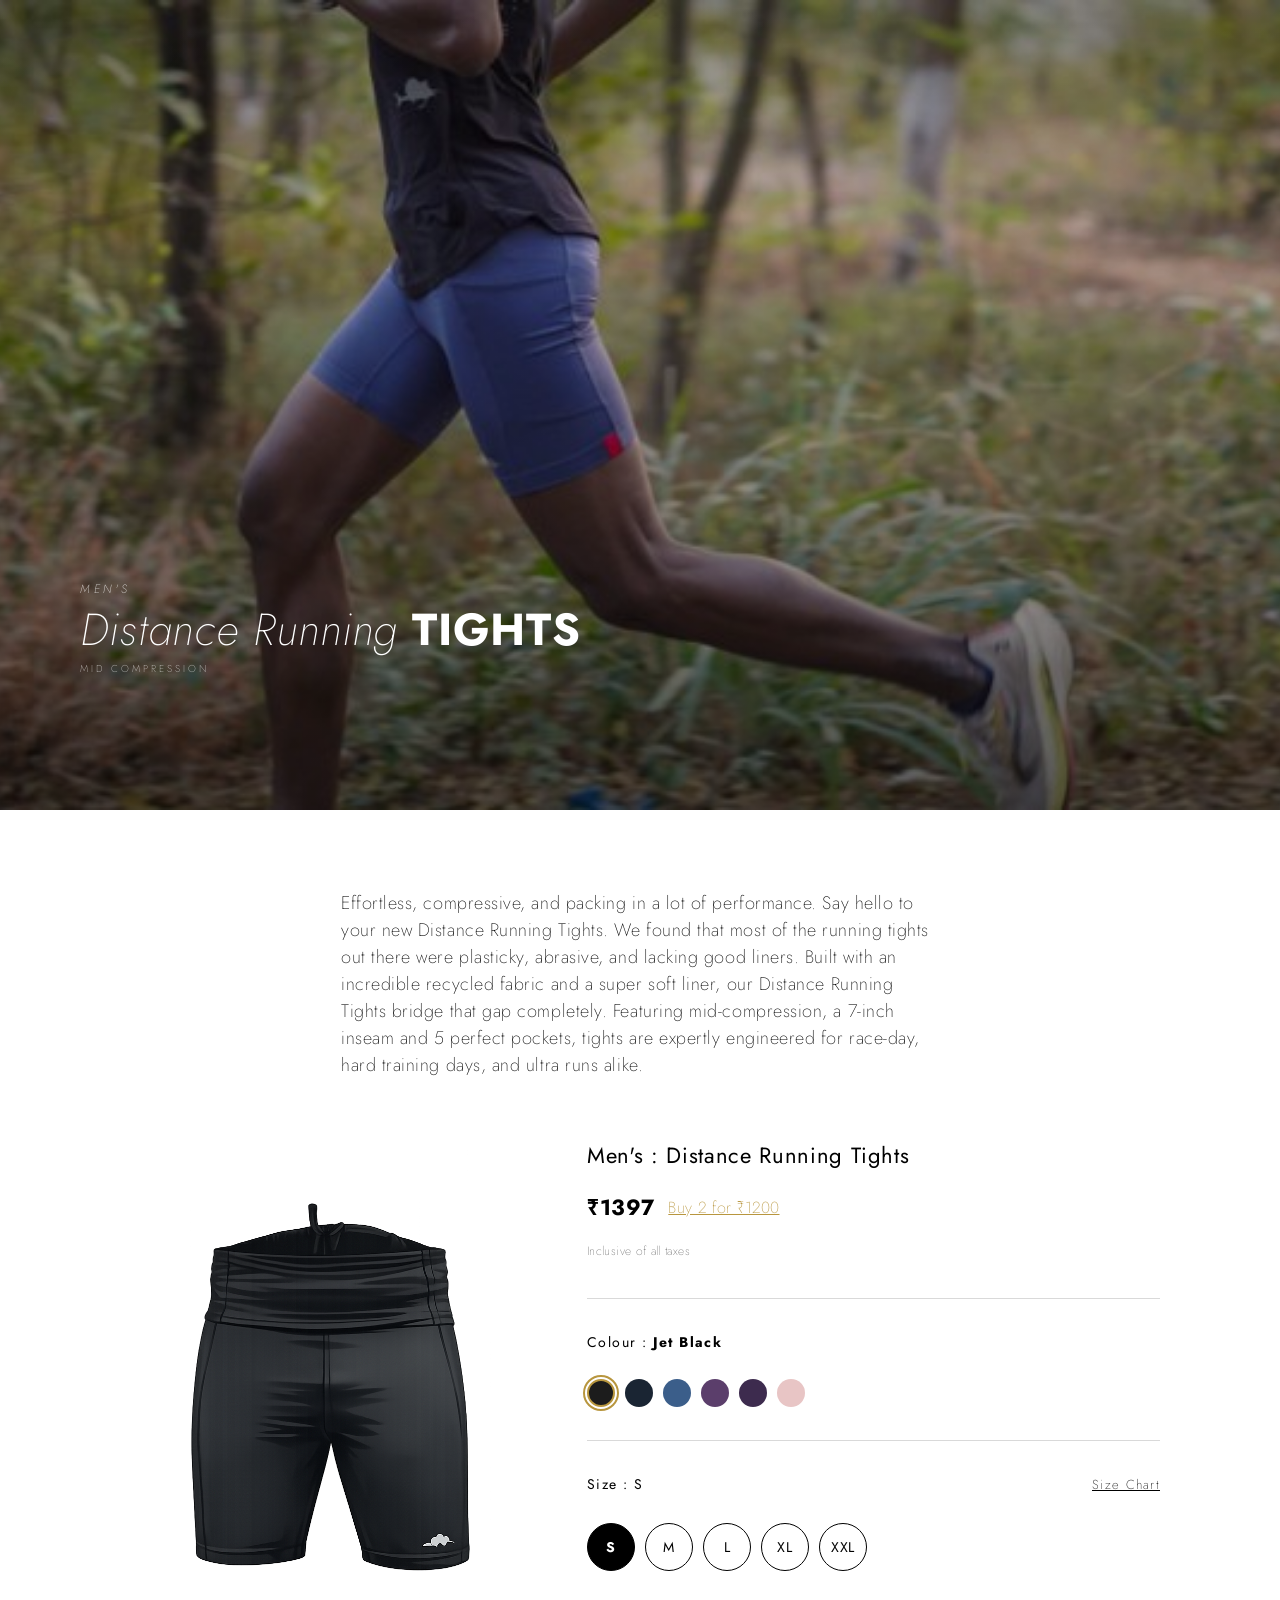
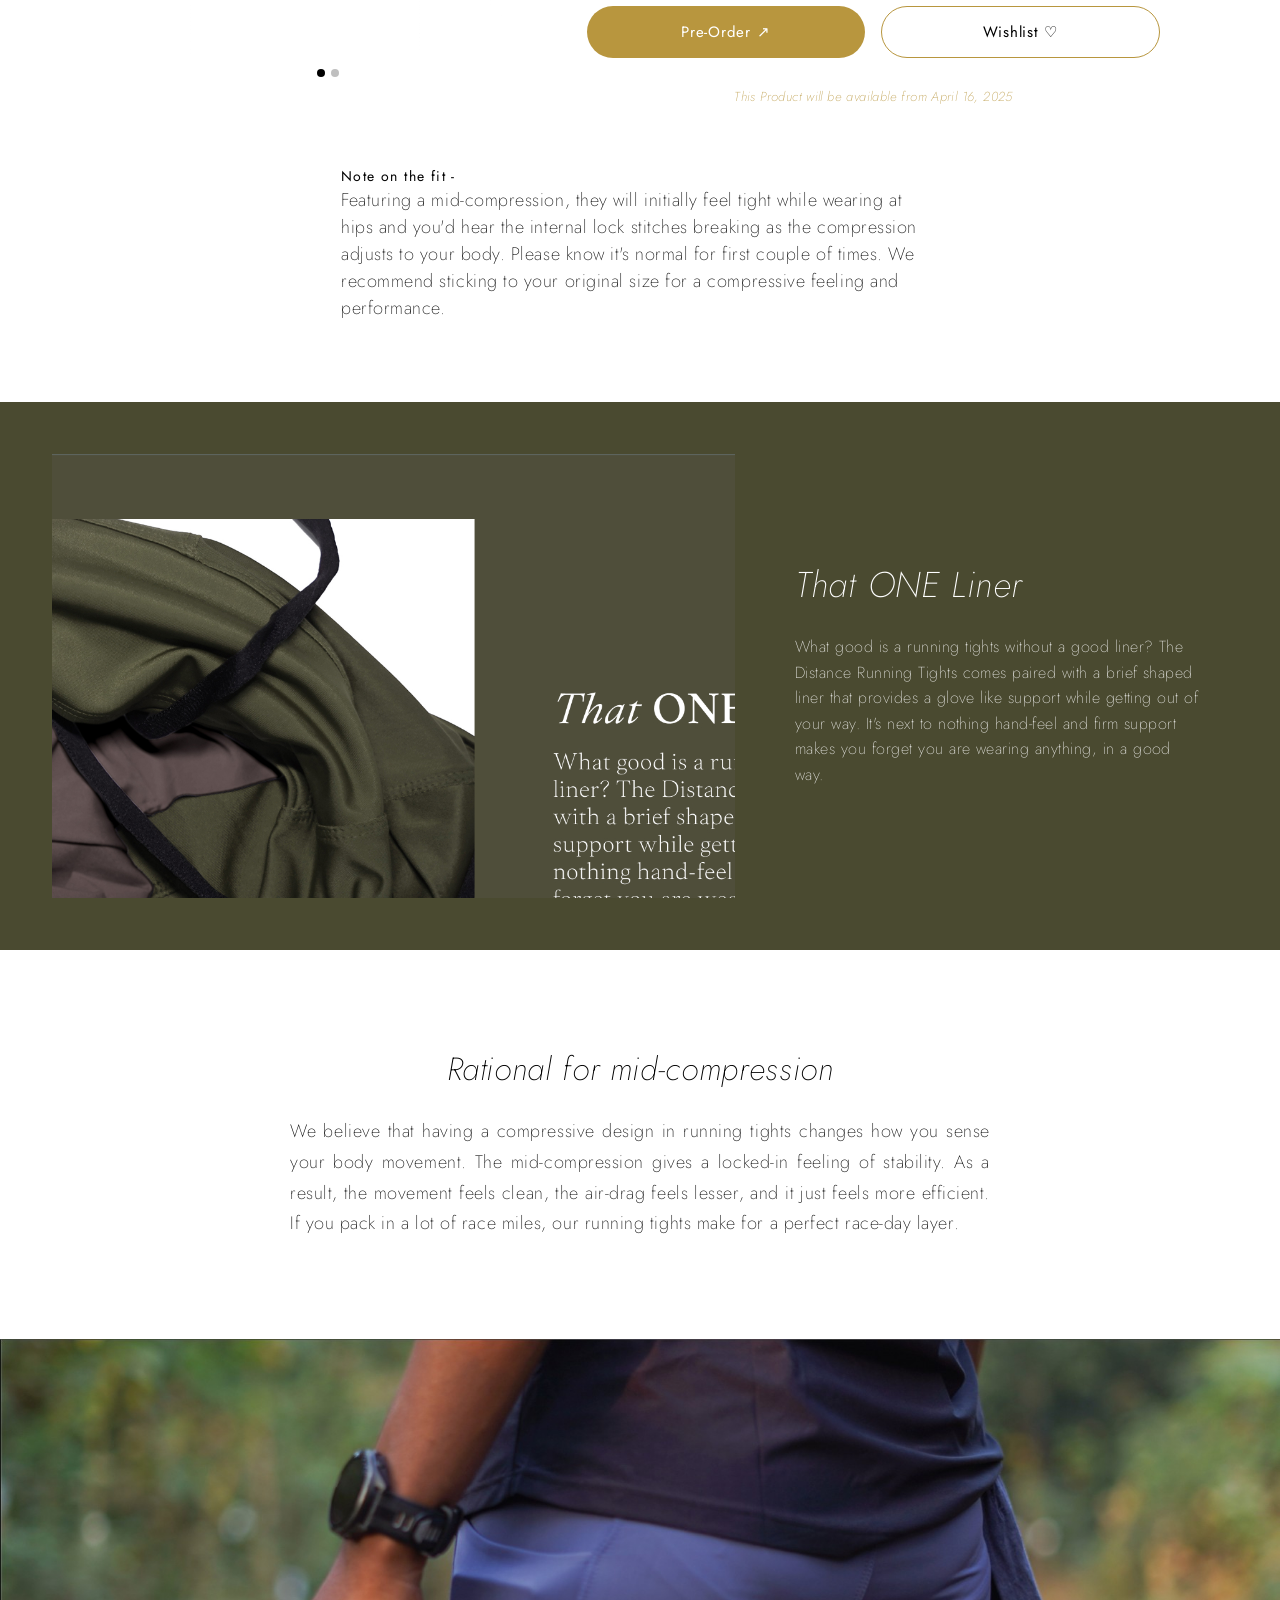
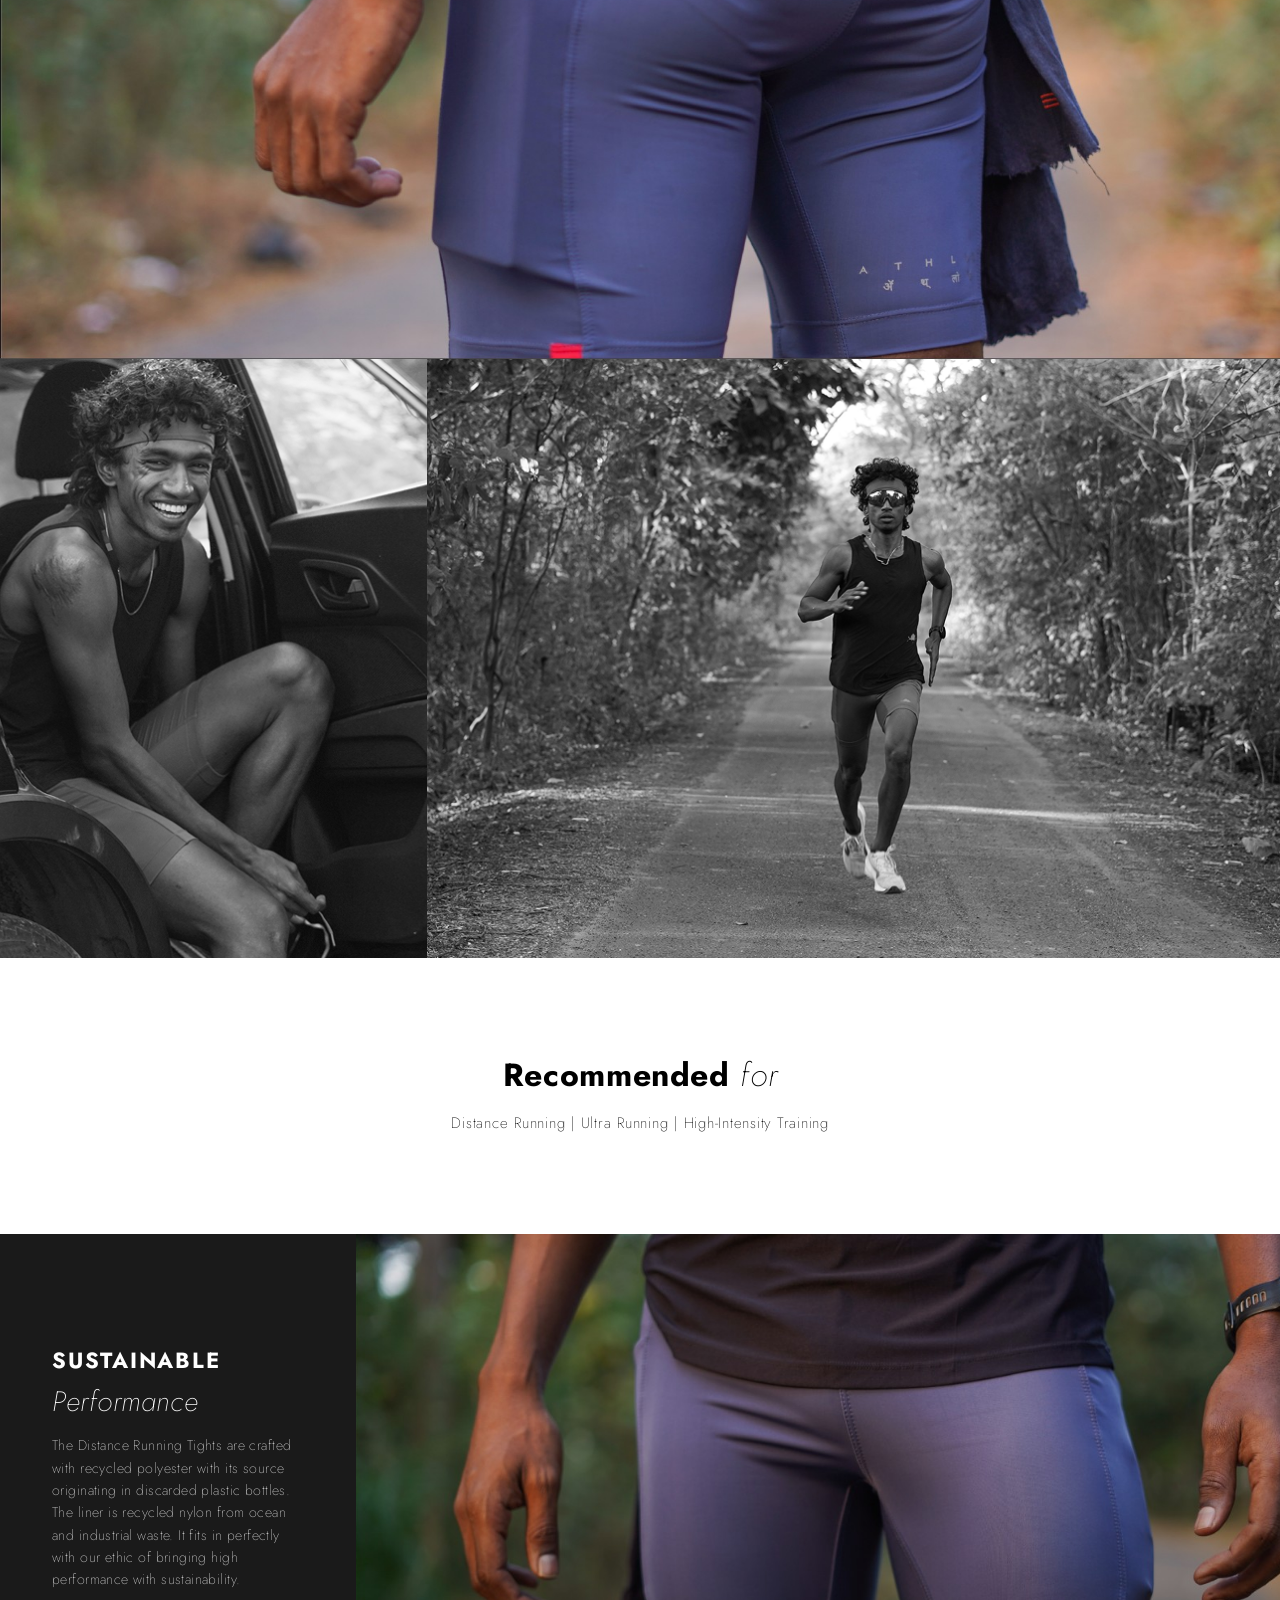
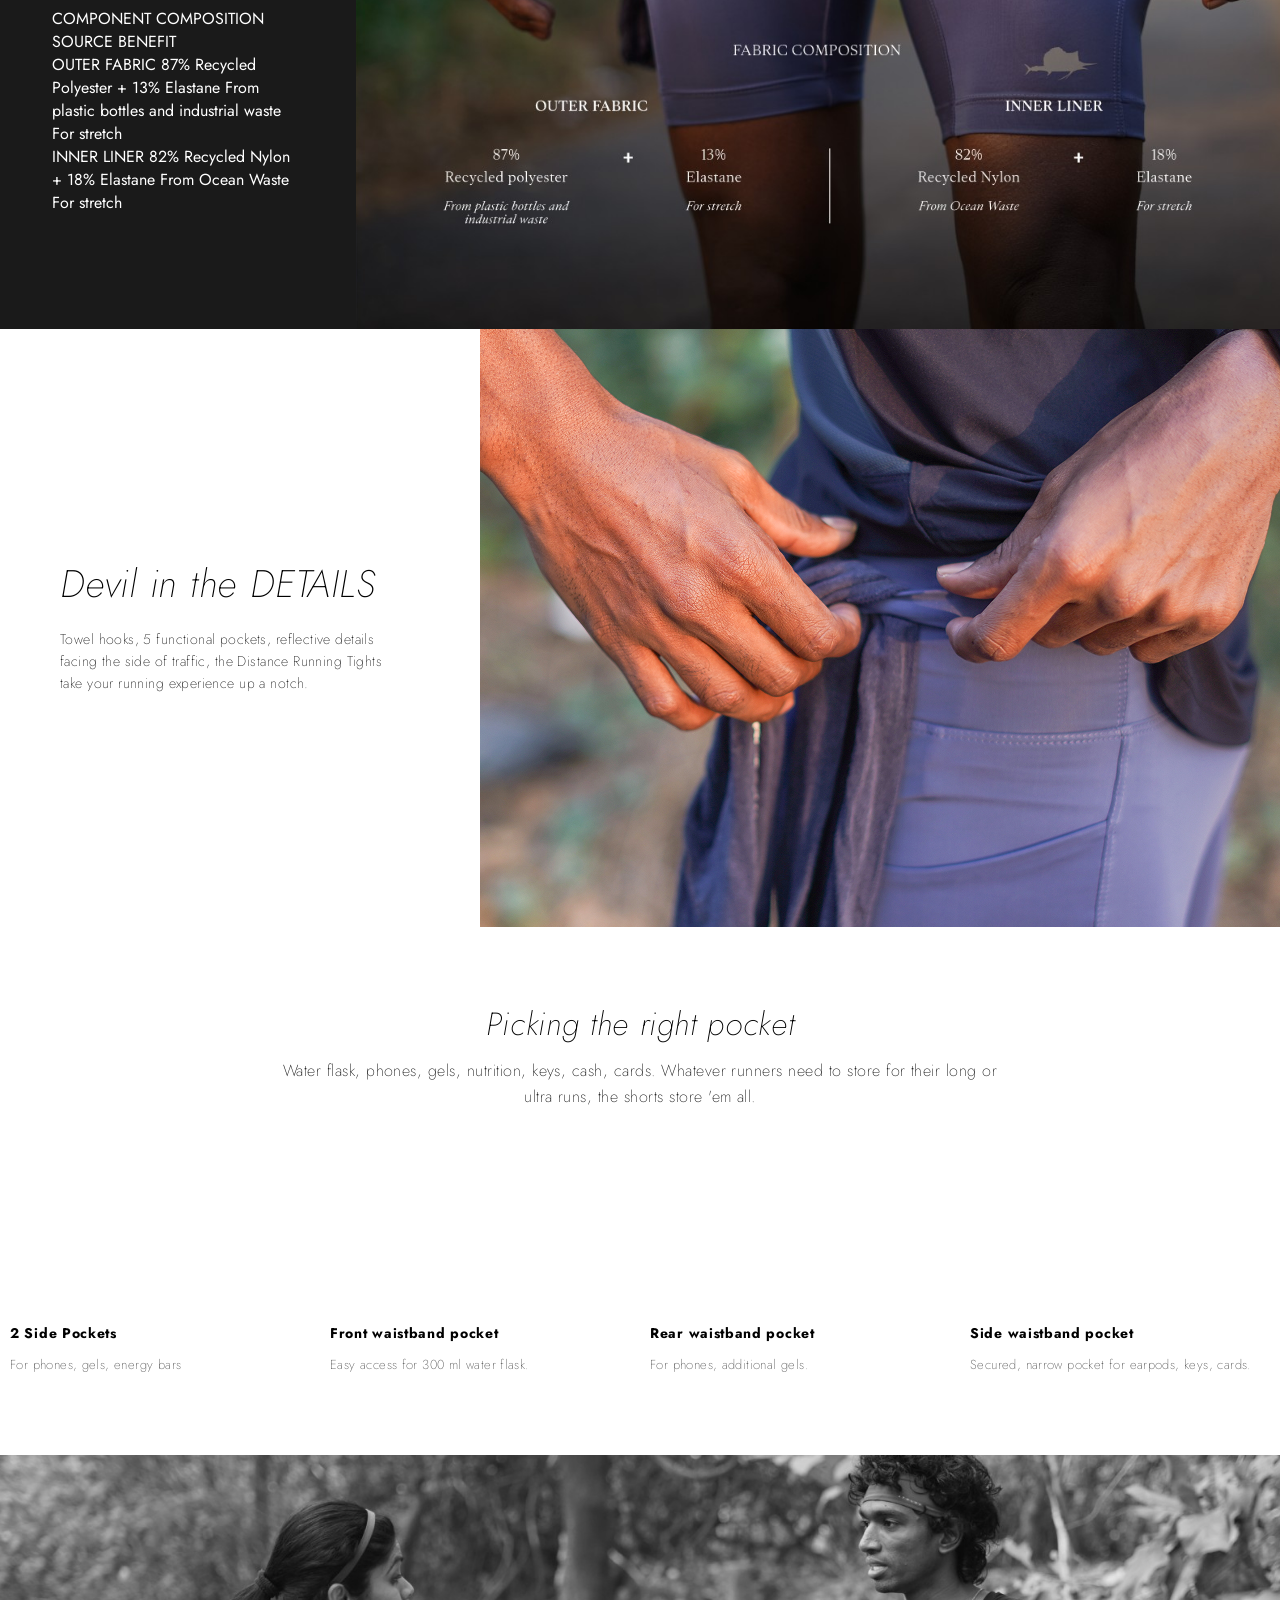
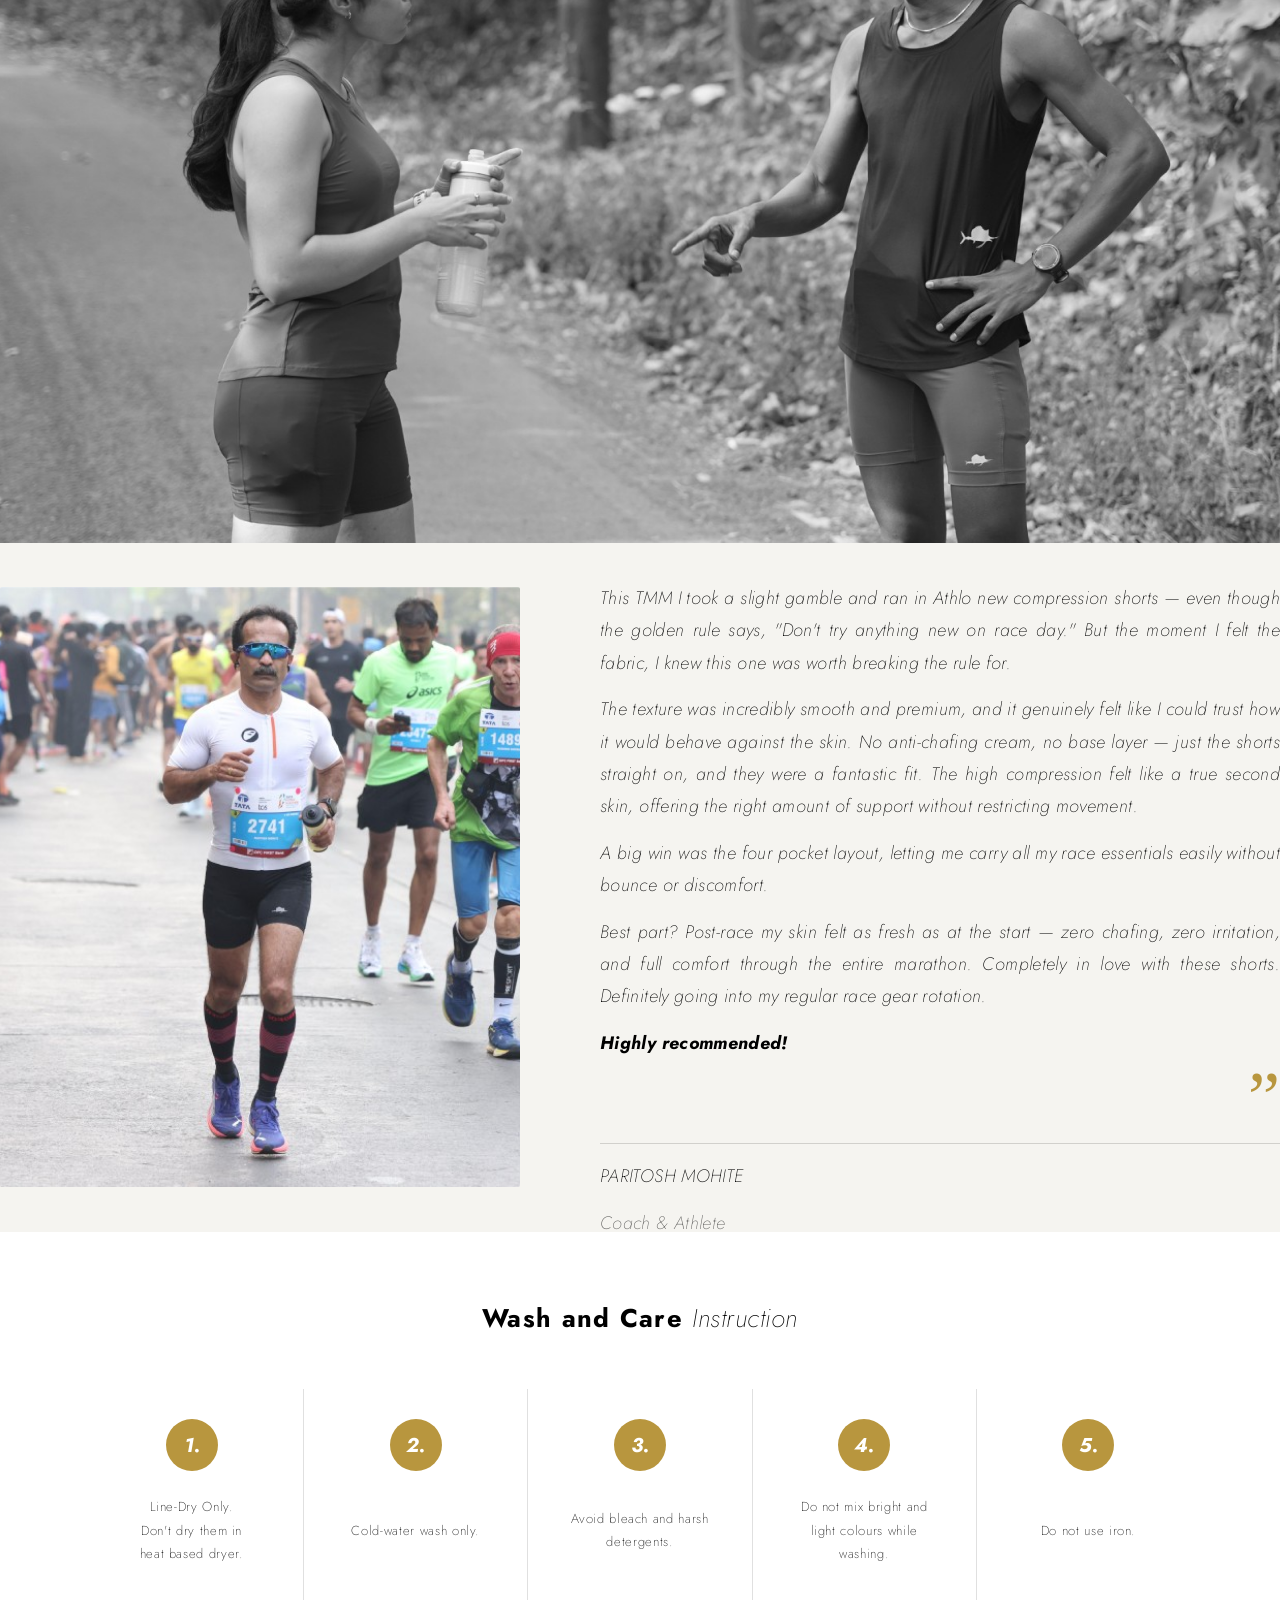
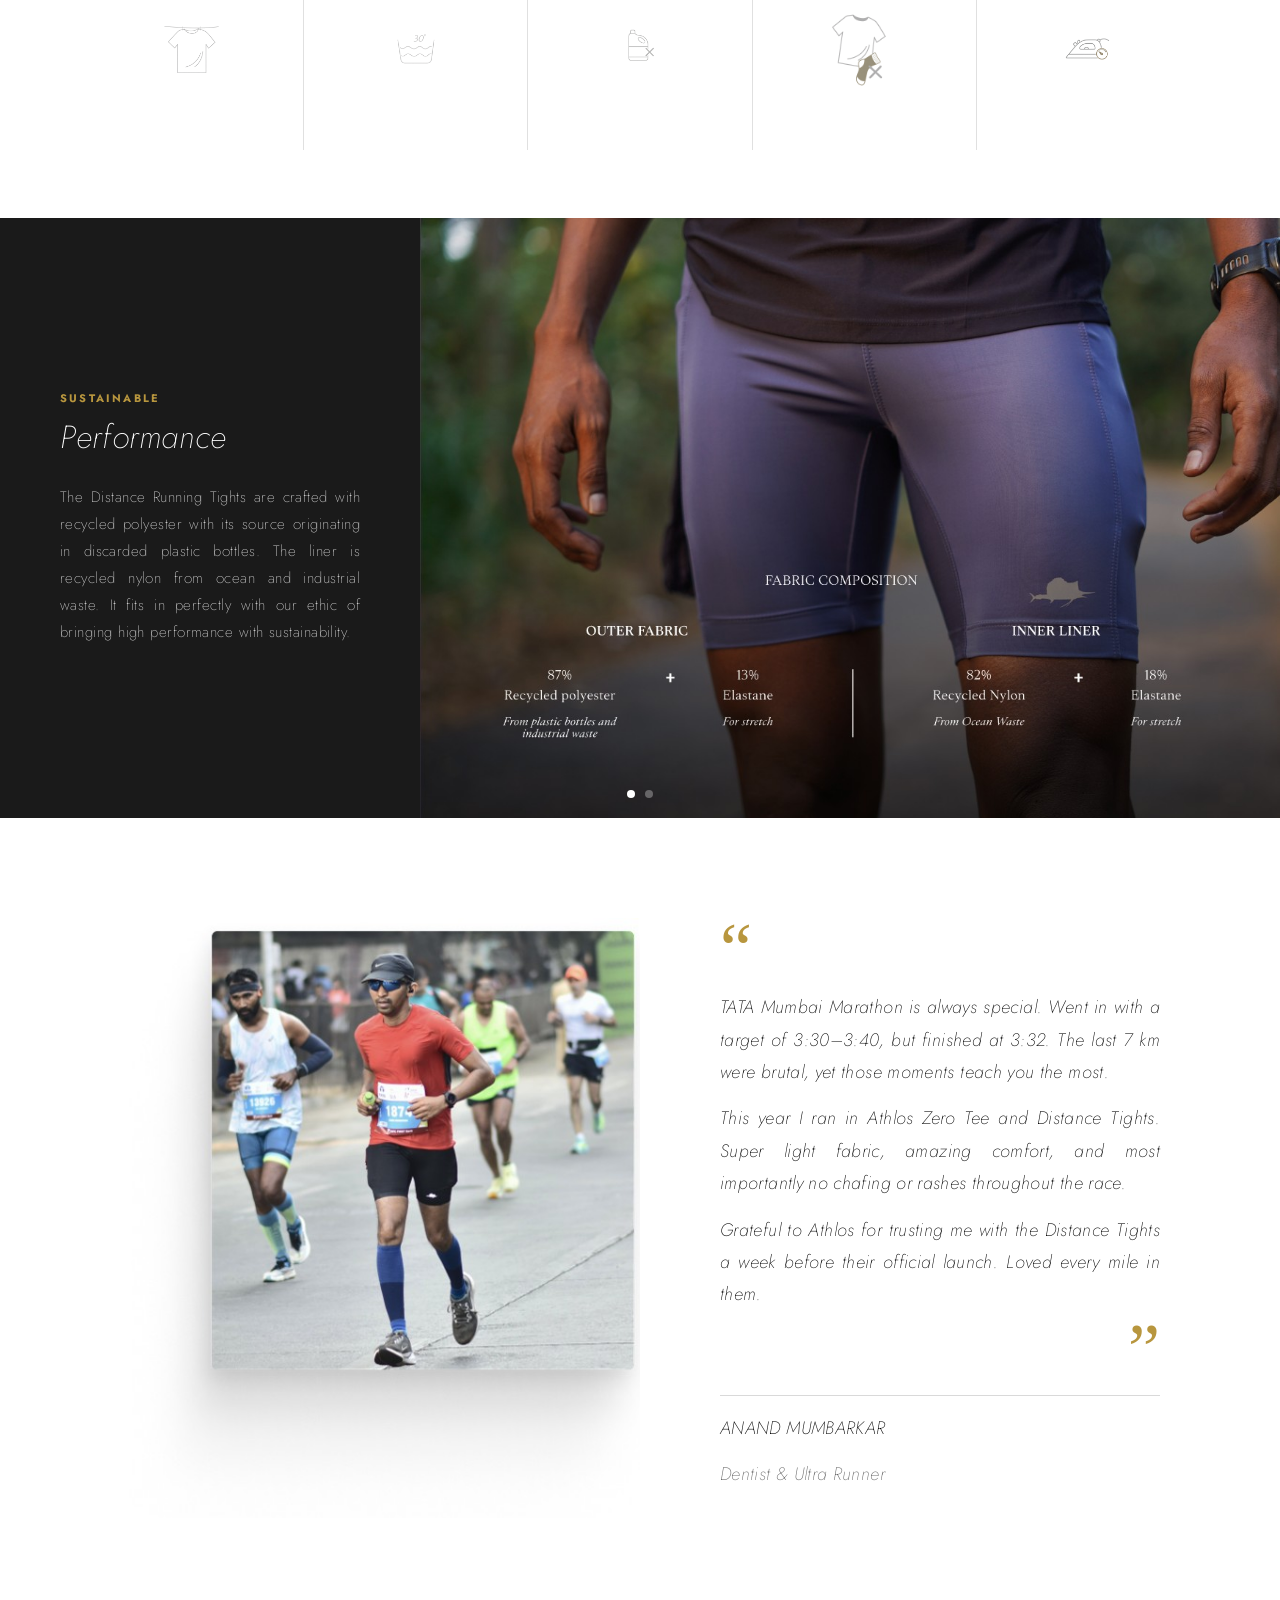
<file: test.html>
<!DOCTYPE html>
<html lang="en">

<head>
    <meta charset="UTF-8">
    <meta name="viewport" content="width=device-width, initial-scale=1.0">
    <title>Distance Running Tights — Athlos</title>
    <link rel="stylesheet" href="style.css">
</head>

<body>

    <!-- SECTION 1: HERO — background image in CSS, all text in HTML -->
    <section class="hero">
        <div class="title">
            <p class="category">MEN'S</p>
            <h1>Distance Running <span>TIGHTS</span></h1>
            <p class="subtitle">MID COMPRESSION</p>
            <div class="arrow-wrap">
                <p class="arrow arrow1">&#8964;</p>
                <p class="arrow arrow2">&#8964;</p>
            </div>
        </div>
    </section>

    <!-- SECTION 2: PRODUCT -->
    <section class="hero2">

        <div class="description">
            <p>
                Effortless, compressive, and packing in a lot of performance. Say hello
                to your new Distance Running Tights. We found that most of the running
                tights out there were plasticky, abrasive, and lacking good liners.
                Built with an incredible recycled fabric and a super soft liner, our
                Distance Running Tights bridge that gap completely. Featuring
                mid-compression, a 7-inch inseam and 5 perfect pockets, tights are
                expertly engineered for race-day, hard training days, and ultra runs alike.
            </p>
        </div>

        <div class="product-row">

            <div class="left-side">
                <img src="hero2.jpg" alt="Running Tights">
                <div class="dots">
                    <span class="dot active"></span>
                    <span class="dot"></span>
                </div>
            </div>

            <div class="right-side">

                <h2>Men's : Distance Running Tights</h2>

                <div class="price">
                    <span class="main-price">&#8377;1397</span>
                    <span class="offer">Buy 2 for &#8377;1200</span>
                </div>

                <p class="tax">Inclusive of all taxes</p>

                <hr>

                <h4>Colour : <span class="color-name" id="colorName">Jet Black</span></h4>

                <div class="colors">
                    <span class="color black active-color" data-name="Jet Black" onclick="selectColor(this)"></span>
                    <span class="color navy" data-name="Dark Navy" onclick="selectColor(this)"></span>
                    <span class="color blue" data-name="Steel Blue" onclick="selectColor(this)"></span>
                    <span class="color purple" data-name="Deep Purple" onclick="selectColor(this)"></span>
                    <span class="color maroon" data-name="Wine Red" onclick="selectColor(this)"></span>
                    <span class="color pink" data-name="Blush Pink" onclick="selectColor(this)"></span>
                </div>

                <hr>

                <div class="size-header">
                    <span>Size : <span id="selectedSize">S</span></span>
                    <a href="#">Size Chart</a>
                </div>

                <div class="sizes">
                    <button class="size-btn active-size" onclick="selectSize(this)">S</button>
                    <button class="size-btn" onclick="selectSize(this)">M</button>
                    <button class="size-btn" onclick="selectSize(this)">L</button>
                    <button class="size-btn" onclick="selectSize(this)">XL</button>
                    <button class="size-btn" onclick="selectSize(this)">XXL</button>
                </div>

                <div class="buttons">
                    <button class="preorder">Pre-Order &#8599;</button>
                    <button class="wishlist">Wishlist &#9825;</button>
                </div>

                <p class="availability">This Product will be available from April 16, 2025</p>

            </div>

        </div>

        <div class="note">
            <h4>Note on the fit -</h4>
            <p>
                Featuring a mid-compression, they will initially feel tight while
                wearing at hips and you'd hear the internal lock stitches breaking
                as the compression adjusts to your body. Please know it's normal
                for first couple of times. We recommend sticking to your original
                size for a compressive feeling and performance.
            </p>
        </div>

    </section>

    <!-- SECTION 3: LINER -->
    <section class="hero3">
        <div class="feature-container">

            <div class="feature-image">
                <img src="hero3.jpg" alt="Liner Detail">
            </div>

            <div class="feature-text">
                <h2><em>That</em> ONE <em>Liner</em></h2>
                <p>
                    What good is a running tights without a good liner?
                    The Distance Running Tights comes paired with a brief shaped liner
                    that provides a glove like support while getting out of your way.
                    It's next to nothing hand-feel and firm support makes you forget
                    you are wearing anything, in a good way.
                </p>
            </div>

        </div>
    </section>

    <!-- SECTION 4: MID COMPRESSION -->
    <section class="hero4">
        <div class="content">
            <h1><em>Rational for</em> mid-compression</h1>
            <p>
                We believe that having a compressive design in running tights
                changes how you sense your body movement. The mid-compression
                gives a locked-in feeling of stability. As a result, the movement
                feels clean, the air-drag feels lesser, and it just feels more efficient.
                If you pack in a lot of race miles, our running tights make for a
                perfect race-day layer.
            </p>
        </div>
    </section>

    <!-- SECTION 5: IMAGE ROWS -->
    <section class="hero5">

        <div class="hero5-row1">
            <img src="watch.jpg" alt="Athlete watching">
        </div>

        <div class="hero5-row2">
            <div class="hero5-left">
                <img src="laugh.jpg" alt="Athlete laughing">
            </div>
            <div class="hero5-right">
                <img src="run.jpg" alt="Athlete running">
            </div>
        </div>

    </section>


    <!-- SECTION 7: RECOMMENDED FOR -->
    <section class="hero7">
        <div class="recommended">
            <h2>Recommended <em>for</em></h2>
            <p>Distance Running | Ultra Running | High-Intensity Training</p>
        </div>
    </section>

    <!-- SECTION 8: SUSTAINABLE PERFORMANCE — full section with fabric table -->
    <section class="hero8">

        <div class="sus-inner">

            <div class="sus-left">
                <h2 class="sus-heading">SUSTAINABLE</h2>
                <h3 class="sus-sub"><em>Performance</em></h3>
                <p class="sus-copy">
                    The Distance Running Tights are crafted with recycled polyester
                    with its source originating in discarded plastic bottles. The liner
                    is recycled nylon from ocean and industrial waste. It fits in
                    perfectly with our ethic of bringing high performance with sustainability.
                </p>

                <div class="fabric-table">
                    <div class="fabric-row fabric-header">
                        <span>COMPONENT</span>
                        <span>COMPOSITION</span>
                        <span>SOURCE</span>
                        <span>BENEFIT</span>
                    </div>
                    <div class="fabric-row">
                        <span class="fabric-label">OUTER FABRIC</span>
                        <span>87% Recycled Polyester + 13% Elastane</span>
                        <span>From plastic bottles and industrial waste</span>
                        <span>For stretch</span>
                    </div>
                    <div class="fabric-row">
                        <span class="fabric-label">INNER LINER</span>
                        <span>82% Recycled Nylon + 18% Elastane</span>
                        <span>From Ocean Waste</span>
                        <span>For stretch</span>
                    </div>
                </div>
            </div>

            <div class="sus-right">
                <img src="image1.jpg" alt="Outer fabric detail">
                <img src="image2.jpg" alt="Inner liner detail">
            </div>

        </div>

    </section>

    <!-- SECTION 9: DEVIL IN THE DETAILS -->
    <section class="hero9">

        <div class="devil-text">
            <h2><em>Devil in the</em> DETAILS</h2>
            <p>
                Towel hooks, 5 functional pockets, reflective details facing the
                side of traffic, the Distance Running Tights take your running
                experience up a notch.
            </p>
        </div>

        <div class="devil-image">
            <img src="devil.jpg" alt="Tights detail close up">
        </div>

    </section>

    <!-- SECTION 10: POCKET VIDEOS -->
    <section class="hero10">

        <div class="pocket-header">
            <h2>Picking the <em>right pocket</em></h2>
            <p>
                Water flask, phones, gels, nutrition, keys, cash, cards.
                Whatever runners need to store for their long or ultra runs,
                the shorts store 'em all.
            </p>
        </div>

        <div class="pocket-grid">

            <div class="pocket-card">
                <video src="2side.mp4" autoplay loop muted playsinline></video>
                <h4>2 Side Pockets</h4>
                <p>For phones, gels, energy bars</p>
            </div>

            <div class="pocket-card">
                <video src="front.mp4" autoplay loop muted playsinline></video>
                <h4>Front waistband pocket</h4>
                <p>Easy access for 300 ml water flask.</p>
            </div>

            <div class="pocket-card">
                <video src="rear.mp4" autoplay loop muted playsinline></video>
                <h4>Rear waistband pocket</h4>
                <p>For phones, additional gels.</p>
            </div>

            <div class="pocket-card">
                <video src="sidewaist.mp4" autoplay loop muted playsinline></video>
                <h4>Side waistband pocket</h4>
                <p>Secured, narrow pocket for earpods, keys, cards.</p>
            </div>

        </div>

    </section>

    <!-- SECTION 11: COMMUNITY PHOTO -->
    <section class="hero11">
        <img src="bottle.jpg" alt="Running community">
    </section>

    <!-- SECTION 12: TESTIMONIAL -->
    <section class="hero12">

        <div class="testimonial-container">

            <div class="testimonial-image">
                <img src="uncle.jpg" alt="Paritosh Mohite">
            </div>

            <div class="testimonial-text">

                <span class="quote-open">&#8220;</span>

                <p>
                    This TMM I took a slight gamble and ran in Athlo new compression shorts
                    — even though the golden rule says, "Don't try anything new on race day."
                    But the moment I felt the fabric, I knew this one was worth breaking the rule for.
                </p>
                <p>
                    The texture was incredibly smooth and premium, and it genuinely felt like
                    I could trust how it would behave against the skin. No anti-chafing cream,
                    no base layer — just the shorts straight on, and they were a fantastic fit.
                    The high compression felt like a true second skin, offering the right amount
                    of support without restricting movement.
                </p>
                <p>
                    A big win was the four pocket layout, letting me carry all my race essentials
                    easily without bounce or discomfort.
                </p>
                <p>
                    Best part? Post-race my skin felt as fresh as at the start — zero chafing,
                    zero irritation, and full comfort through the entire marathon. Completely in
                    love with these shorts. Definitely going into my regular race gear rotation.
                </p>
                <p><strong>Highly recommended!</strong></p>

                <span class="quote-close">&#8221;</span>

                <div class="author">
                    <p class="author-name">Paritosh Mohite</p>
                    <p class="author-role">Coach &amp; Athlete</p>
                </div>

            </div>

        </div>

    </section>

    <!-- SECTION 13: WASH AND CARE -->
    <section class="hero13">

        <div class="care-header">
            <h2>Wash and Care <em>Instruction</em></h2>
        </div>

        <div class="care-grid">

            <div class="care-card">
                <div class="care-number"><em>1.</em></div>
                <p class="care-label">Line-Dry Only.<br>Don't dry them in<br>heat based dryer.</p>
                <div class="care-icon">
                    <img src="dry.png" alt="Line dry icon">
                </div>
            </div>

            <div class="care-card">
                <div class="care-number"><em>2.</em></div>
                <p class="care-label">Cold-water wash only.</p>
                <div class="care-icon">
                    <img src="water.png" alt="Cold water wash icon">
                </div>
            </div>

            <div class="care-card">
                <div class="care-number"><em>3.</em></div>
                <p class="care-label">Avoid bleach and harsh detergents.</p>
                <div class="care-icon">
                    <img src="bleach.png" alt="No bleach icon">
                </div>
            </div>

            <div class="care-card">
                <div class="care-number"><em>4.</em></div>
                <p class="care-label">Do not mix bright and light colours while washing.</p>
                <div class="care-icon">
                    <img src="mix.png" alt="No colour mixing icon">
                </div>
            </div>

            <div class="care-card">
                <div class="care-number"><em>5.</em></div>
                <p class="care-label">Do not use iron.</p>
                <div class="care-icon">
                    <img src="iron.png" alt="No iron icon">
                </div>
            </div>

        </div>

    </section>

    <!-- SECTION 14: HORIZONTAL CAROUSEL — Sustainable + Reflect (2 slides) -->
    <section class="hero14">

        <div class="carousel-track">

            <div class="c-slide c-sus">
                <div class="c-sus-text">
                    <h2>SUSTAINABLE</h2>
                    <h3><em>Performance</em></h3>
                    <p>
                        The Distance Running Tights are crafted with recycled polyester
                        with its source originating in discarded plastic bottles. The liner
                        is recycled nylon from ocean and industrial waste. It fits in
                        perfectly with our ethic of bringing high performance with sustainability.
                    </p>
                </div>
                <div class="c-sus-img">
                    <img src="image1.jpg" alt="Sustainable fabric detail">
                </div>
            </div>

            <div class="c-slide c-reflect">
                <div class="c-reflect-img">
                    <img src="image2.jpg" alt="Reflective detail">
                </div>
                <div class="c-reflect-text">
                    <p class="reflect-small">Details that</p>
                    <h2>REFLECT <em>Well on you</em></h2>
                    <p>
                        4 a.m. runs, midnight runs. The price we pay for maintaining
                        a training-life balance is running in the dark, literally.
                        And it becomes difficult for runners to be seen, especially
                        in the darker hours. With a reflective graphic in the back
                        and front, the Distance Running Tights ensure you are always
                        spotted while running.
                    </p>
                </div>
            </div>

        </div>

        <div class="carousel-dots">
            <span class="c-dot active-c-dot"></span>
            <span class="c-dot"></span>
        </div>

    </section>

    <!-- SECTION 15: TESTIMONIAL — Anand Mumbarkar -->
    <section class="hero15">

        <div class="testimonial-container">

            <div class="testimonial-image">
                <img src="anand.jpg" alt="Anand Mumbarkar">
            </div>

            <div class="testimonial-text">

                <span class="quote-open">&#8220;</span>

                <p>
                    TATA Mumbai Marathon is always special.
                    Went in with a target of 3:30–3:40, but finished at 3:32.
                    The last 7 km were brutal, yet those moments teach you the most.
                </p>
                <p>
                    This year I ran in Athlos Zero Tee and Distance Tights.
                    Super light fabric, amazing comfort, and most importantly
                    no chafing or rashes throughout the race.
                </p>
                <p>
                    Grateful to Athlos for trusting me with the Distance Tights
                    a week before their official launch. Loved every mile in them.
                </p>

                <span class="quote-close">&#8221;</span>

                <div class="author">
                    <p class="author-name">Anand Mumbarkar</p>
                    <p class="author-role">Dentist &amp; Ultra Runner</p>
                </div>

            </div>

        </div>

    </section>

    <!-- JAVASCRIPT — colour and size selector interactivity -->
    <script>

        function selectColor(clicked) {
            document.querySelectorAll('.color').forEach(function(el) {
                el.classList.remove('active-color');
            });
            clicked.classList.add('active-color');
            document.getElementById('colorName').textContent = clicked.getAttribute('data-name');
        }

        function selectSize(clicked) {
            document.querySelectorAll('.size-btn').forEach(function(el) {
                el.classList.remove('active-size');
            });
            clicked.classList.add('active-size');
            document.getElementById('selectedSize').textContent = clicked.textContent;
        }

        var carousel = document.querySelector('.hero14');
        if (carousel) {
            carousel.addEventListener('scroll', function() {
                var dots = document.querySelectorAll('.c-dot');
                var scrolled = carousel.scrollLeft;
                var width = carousel.offsetWidth;
                var index = Math.round(scrolled / width);
                dots.forEach(function(d) { d.classList.remove('active-c-dot'); });
                if (dots[index]) { dots[index].classList.add('active-c-dot'); }
            });
        }

    </script>

</body>

</html>
</file>
<file: style.css>
/* =============================================
   ATHLOS PDP — OFFICIAL CSS DESIGN SYSTEM
   Font: Raleway (Tesseract substitute from Google Fonts)
   Primary gold: #B8963E
   ============================================= */

/* Tesseract = official Athlos brand font (load via @font-face when files available)
   Jost      = nearest free substitute — same geometric sans-serif DNA
   Raleway   = final fallback                                               */

/* ── @font-face: uncomment and fill in path when font files are available ──
@font-face {
    font-family: 'Tesseract';
    src: url('Tesseract-ExtraLight.woff2') format('woff2'),
         url('Tesseract-ExtraLight.ttf')   format('truetype');
    font-weight: 200;
    font-style: normal;
    font-display: swap;
}
@font-face {
    font-family: 'Tesseract';
    src: url('Tesseract-Regular.woff2') format('woff2'),
         url('Tesseract-Regular.ttf')   format('truetype');
    font-weight: 400;
    font-style: normal;
    font-display: swap;
}
@font-face {
    font-family: 'Tesseract';
    src: url('Tesseract-Bold.woff2') format('woff2'),
         url('Tesseract-Bold.ttf')   format('truetype');
    font-weight: 700;
    font-style: normal;
    font-display: swap;
}
── */

@import url('https://fonts.googleapis.com/css2?family=Jost:ital,wght@0,200;0,300;0,400;0,700;1,200;1,300;1,400;1,700&family=Raleway:ital,wght@0,200;0,400;0,700;1,200;1,400;1,700&display=swap');

/* ===== ROOT VARIABLES ===== */
:root {
    --color-white:      #FFFFFF;
    --color-black:      #000000;
    --color-gold:       #B8963E;
    --color-gold-light: #C9A84C;
    --color-dark-bg:    #1A1A1A;
    --color-red-dot:    #FF0000;
    --font-primary:     'Tesseract', 'Jost', 'Raleway', sans-serif;
    --gap-xs:  15px;
    --gap-sm:  24px;
    --gap-md:  52px;
    --gap-lg:  72px;
    --gap-xl:  150px;
}

/* ===== RESET ===== */
*, *::before, *::after {
    box-sizing: border-box;
    margin: 0;
    padding: 0;
}

html, body {
    overflow-x: hidden;
}

body {
    font-family: 'Tesseract', 'Jost', 'Raleway', sans-serif;
    background-color: #FFFFFF;
    color: #000000;
}

/* =============================================
   SECTION 1 — HERO
   ============================================= */
.hero {
    position: relative;
    height: 810px;
    background-image: url("hero.jpg");
    background-size: cover;
    background-position: center;
    overflow: hidden;
}

/* Bottom-to-top dark gradient overlay — makes text readable */
.hero::before {
    content: '';
    position: absolute;
    inset: 0;
    background: linear-gradient(
        to top,
        rgba(0, 0, 0, 0.45) 0%,
        rgba(0, 0, 0, 0) 100%
    );
    z-index: 1;
}

/* Hero text container — Figma: 602 × 194px, bottom-left */
.title {
    position: absolute;
    bottom: 80px;
    left: 80px;
    z-index: 2;
    display: flex;
    flex-direction: column;
    gap: 8px;
    color: white;
    width: 602px;
    max-width: calc(100% - 80px);
}

/* "MEN'S" */
.title .category {
    font-family: 'Tesseract', 'Jost', 'Raleway', sans-serif;
    font-weight: 200;
    font-style: italic;
    font-size: 12px;
    letter-spacing: 0.3em;
    text-transform: uppercase;
    color: #FFFFFF;
    opacity: 0.9;
}

/* "Distance Running TIGHTS" */
.title h1 {
    font-family: 'Tesseract', 'Jost', 'Raleway', sans-serif;
    font-size: 48px;
    font-weight: 200;
    font-style: italic;
    letter-spacing: 0.02em;
    color: #FFFFFF;
    line-height: 1.05;
    white-space: nowrap;
}

/* "TIGHTS" — bold, not italic */
.title h1 span {
    font-weight: 700;
    font-style: normal;
}

/* "MID COMPRESSION" */
.title .subtitle {
    font-family: 'Tesseract', 'Jost', 'Raleway', sans-serif;
    font-weight: 200;
    font-size: 10px;
    letter-spacing: 0.3em;
    text-transform: uppercase;
    color: #FFFFFF;
    opacity: 0.8;
}

/* Animated scroll arrows */
.arrow-wrap {
    margin-top: 12px;
    line-height: 0.7;
}

.arrow {
    font-size: 24px;
    display: block;
    opacity: 0;
    animation: cascadeFade 2s infinite;
    color: white;
}

.arrow1 { animation-delay: 0s; }
.arrow2 { animation-delay: 0.4s; }

@keyframes cascadeFade {
    0%   { opacity: 0; }
    30%  { opacity: 0.8; }
    60%  { opacity: 0; }
    100% { opacity: 0; }
}

/* =============================================
   SECTION 2 — PRODUCT (description + card + note)
   ============================================= */
.hero2 {
    padding: 80px 120px;
    background: #FFFFFF;
}

/* Centered intro text — Figma: 598×154px, weight 200, 18px, line-height 100%, letter-spacing 3% */
.description {
    width: 598px;
    max-width: 100%;
    margin: 0 auto 60px;
    font-family: 'Tesseract', 'Jost', 'Raleway', sans-serif;
    font-weight: 200;
    font-size: 18px;
    line-height: 1.5;
    letter-spacing: 0.03em;
    color: #000000;
    text-align: left;
}

/* Product card row — image left, details right */
.product-row {
    display: flex;
    justify-content: center;
    align-items: flex-start;
    gap: var(--gap-md);  /* 52px */
}

/* --- LEFT: product image — Figma: 415.08 × 515.7px --- */
.left-side {
    text-align: center;
    flex-shrink: 0;
}

.left-side img {
    width: 415px;
    height: 516px;
    object-fit: cover;
    object-position: top;
    display: block;
}

/* Carousel dots */
.dots {
    margin-top: 14px;
    display: flex;
    justify-content: center;
    gap: 6px;
}

.dot {
    width: 8px;
    height: 8px;
    background: #000000;
    border-radius: 50%;
    display: inline-block;
    opacity: 0.25;
}

.dot.active {
    opacity: 1;
}

/* --- RIGHT: product details — Figma: 634 × 480.3px --- */
.right-side {
    width: 634px;
    display: flex;
    flex-direction: column;
    gap: var(--gap-xs);
    padding-right: 0;
}

/* Product name */
.right-side h2 {
    font-family: 'Tesseract', 'Jost', 'Raleway', sans-serif;
    font-weight: 400;
    font-size: 22px;
    letter-spacing: 0.03em;
    color: #000000;
    margin-bottom: 5px;
}

/* Price row */
.price {
    display: flex;
    gap: 14px;
    align-items: center;
    margin-bottom: 4px;
}

.main-price {
    font-family: 'Tesseract', 'Jost', 'Raleway', sans-serif;
    font-weight: 700;
    font-size: 22px;
    letter-spacing: 0.03em;
    color: #000000;
}

.offer {
    font-family: 'Tesseract', 'Jost', 'Raleway', sans-serif;
    font-weight: 200;
    font-size: 16px;
    letter-spacing: 0.03em;
    color: var(--color-gold);
    text-decoration: underline;
}

.tax {
    font-family: 'Tesseract', 'Jost', 'Raleway', sans-serif;
    font-weight: 200;
    font-size: 12px;
    letter-spacing: 0.03em;
    color: #000000;
    opacity: 0.6;
    margin-bottom: 5px;
}

/* Divider */
hr {
    border: none;
    border-top: 1px solid rgba(0, 0, 0, 0.15);
    margin: 18px 0;
}

/* Colour label */
.color-name {
    font-weight: 700;
}

h4 {
    font-family: 'Tesseract', 'Jost', 'Raleway', sans-serif;
    font-weight: 400;
    font-size: 14px;
    letter-spacing: 0.1em;
    color: #000000;
}

/* Colour swatches */
.colors {
    margin-top: 12px;
    display: flex;
    gap: 10px;
    align-items: center;
}

.color {
    width: 28px;
    height: 28px;
    border-radius: 50%;
    cursor: pointer;
    border: 2px solid transparent;
    transition: transform 0.2s;
}

.color:hover {
    transform: scale(1.1);
}

/* Active swatch — gold ring (per Figma) */
.active-color {
    border-color: var(--color-gold);
    outline: 2px solid var(--color-gold);
    outline-offset: 2px;
}

/* Official color palette from Figma */
.black   { background: #1C1C1C; }
.navy    { background: #1A2533; }
.blue    { background: #3B5E8A; }
.purple  { background: #5B3E6B; }
.maroon  { background: #3D2B4E; }
.pink    { background: #E8C5C5; }

/* Size header */
.size-header {
    display: flex;
    gap: 20px;
    align-items: center;
    margin-bottom: 14px;
    font-family: 'Tesseract', 'Jost', 'Raleway', sans-serif;
    font-weight: 400;
    font-size: 14px;
    letter-spacing: 0.1em;
    color: #000000;
}

.size-header a {
    font-family: 'Tesseract', 'Jost', 'Raleway', sans-serif;
    font-weight: 200;
    font-size: 13px;
    letter-spacing: 0.1em;
    color: #000000;
    text-decoration: underline;
    margin-left: auto;
    cursor: pointer;
}

/* Size buttons */
.sizes {
    display: flex;
    gap: 10px;
}

.size-btn {
    width: 48px;
    height: 48px;
    border-radius: 50%;
    border: 1px solid #000000;
    background-color: transparent;
    cursor: pointer;
    font-family: 'Tesseract', 'Jost', 'Raleway', sans-serif;
    font-weight: 400;
    font-size: 14px;
    letter-spacing: 0.05em;
    color: #000000;
    display: flex;
    align-items: center;
    justify-content: center;
    transition: background 0.2s, color 0.2s;
}

.size-btn:hover {
    border-color: var(--color-gold);
}

/* Active size — filled black */
.active-size {
    background-color: #000000;
    color: #FFFFFF;
    border-color: #000000;
    font-weight: 700;
}

/* CTA Buttons */
.buttons {
    margin-top: 20px;
    display: flex;
    gap: 16px;
    align-items: center;
}

/* Pre-Order — gold fill, rounded pill (per Figma screenshot) */
.preorder {
    flex: 1;
    height: 52px;
    background-color: var(--color-gold);
    color: #FFFFFF;
    border: none;
    border-radius: 30px;
    cursor: pointer;
    font-family: 'Tesseract', 'Jost', 'Raleway', sans-serif;
    font-weight: 400;
    font-size: 15px;
    letter-spacing: 0.05em;
    display: flex;
    align-items: center;
    justify-content: center;
    gap: 8px;
    transition: background 0.2s;
}

.preorder:hover {
    background-color: var(--color-gold-light);
}

/* Wishlist — transparent, gold border, rounded pill (per Figma screenshot) */
.wishlist {
    flex: 1;
    height: 52px;
    background-color: transparent;
    border: 1.5px solid var(--color-gold);
    border-radius: 30px;
    cursor: pointer;
    font-family: 'Tesseract', 'Jost', 'Raleway', sans-serif;
    font-weight: 400;
    font-size: 15px;
    letter-spacing: 0.05em;
    color: #000000;
    display: flex;
    align-items: center;
    justify-content: center;
    gap: 8px;
    transition: background 0.2s;
}

.wishlist:hover {
    background: rgba(184, 150, 62, 0.05);
}

/* Availability notice — Figma: gold colour, italic, centered */
.availability {
    margin-top: 14px;
    font-family: 'Tesseract', 'Jost', 'Raleway', sans-serif;
    font-weight: 200;
    font-size: 13px;
    font-style: italic;
    letter-spacing: 0.03em;
    color: var(--color-gold);
    text-align: center;
}

/* Note on the fit — Figma: 598 × 110px, same width as description */
.note {
    width: 598px;
    max-width: 100%;
    margin: 60px auto 0;
    font-family: 'Tesseract', 'Jost', 'Raleway', sans-serif;
    font-weight: 200;
    font-size: 18px;
    line-height: 1.5;
    letter-spacing: 0.03em;
    color: #000000;
    text-align: left;
}

.note strong {
    font-weight: 700;
}

/* =============================================
   SECTION 3 — THAT ONE LINER (hero3)
   Figma: 1440 × 548px total
   Image: 683 × 444px | Text: 409 × 183px
   ============================================= */
.hero3 {
    background: #4a4a30;
    height: 548px;
    display: flex;
    align-items: center;
    overflow: hidden;
}

.feature-container {
    display: flex;
    width: 100%;
    height: 100%;
    align-items: center;
}

/* Image — 683 × 444px, sits left with slight inset
   liner.jpg is the mobile frame — crop top portion = liner photo only */
.feature-image {
    flex: 0 0 683px;
    height: 444px;
    margin-left: 52px;
    overflow: hidden;
}

.feature-image img {
    width: 683px;
    height: 683px;       /* taller than container — crop bottom text away */
    object-fit: cover;
    object-position: center top;  /* show only the top liner photo portion */
    display: block;
}

/* Text panel — 409px wide, fill height, gap 30px (Figma: 409 Fill □ 30) */
.feature-text {
    flex: 0 0 409px;
    height: auto;
    margin-left: 60px;
    color: white;
    display: flex;
    flex-direction: column;
    gap: 30px;
    justify-content: flex-start;
    overflow: visible;
}

/* Title: "That ONE Liner"
   "That" = italic weight 200
   "ONE"  = bold weight 700 upright
   "Liner"= italic weight 200 */
.feature-text h2 {
    font-family: 'Tesseract', 'Jost', 'Raleway', sans-serif;
    font-weight: 200;
    font-style: italic;
    font-size: 32px;
    letter-spacing: 0.02em;
    margin-bottom: 0;
    line-height: 1.1;
    color: white;
}

.feature-text h2 .bold-word {
    font-weight: 700;
    font-style: normal;
}

.feature-text p {
    font-family: 'Tesseract', 'Jost', 'Raleway', sans-serif;
    font-weight: 200;
    font-size: 16px;
    line-height: 1.6;
    letter-spacing: 0.03em;
    color: white;
    opacity: 0.9;
    text-align: left;
}

/* =============================================
   SECTION 4 — RATIONAL FOR MID-COMPRESSION (hero4)
   ============================================= */
.hero4 {
    padding: 100px 120px;
    background: white;
}

.content {
    max-width: 700px;
    margin: 0 auto;
    text-align: center;
}

.content h1 {
    font-family: 'Tesseract', 'Jost', 'Raleway', sans-serif;
    font-weight: 200;
    font-style: italic;
    font-size: 32px;
    letter-spacing: 0.02em;
    margin-bottom: 28px;
    line-height: 1.2;
}

.content h1 em {
    font-style: italic;
    font-weight: 200;
}

.content p {
    font-family: 'Tesseract', 'Jost', 'Raleway', sans-serif;
    font-weight: 200;
    font-size: 18px;
    line-height: 1.7;
    letter-spacing: 0.03em;
    color: #000000;
    text-align: justify;
}

/* =============================================
   SECTION 5 — IMAGE ROWS (hero5)
   ============================================= */
.hero5 {
    line-height: 0;
}

.hero5-row1 img {
    width: 100%;
    display: block;
}

.hero5-row2 {
    display: flex;
    align-items: stretch;
}

.hero5-left {
    flex: 1;
    overflow: hidden;
}

.hero5-left img {
    width: 100%;
    height: 100%;
    display: block;
    object-fit: cover;
}

.hero5-right {
    flex: 2;
}

.hero5-right img {
    width: 100%;
    display: block;
}

/* =============================================
   SECTION 7 — RECOMMENDED FOR (hero7)
   Figma: content block 458 × 103px (Hug), centered
   ============================================= */
.hero7 {
    padding: 100px 120px;
    background: white;
    text-align: center;
}

/* Centre the 458px content block */
.recommended {
    width: 458px;
    max-width: 100%;
    margin: 0 auto;
}

/* "Recommended" bold + "for" italic — gap between heading and sub is part of 103px total */
.recommended h2 {
    font-family: 'Tesseract', 'Jost', 'Raleway', sans-serif;
    font-weight: 700;          /* "Recommended" is bold */
    font-style: normal;
    font-size: 36px;
    letter-spacing: 0.02em;
    margin-bottom: 20px;
    line-height: 1.1;
    color: #000000;
}

.recommended h2 em {
    font-weight: 200;          /* "for" is light italic */
    font-style: italic;
}

/* "Distance Running | Ultra Running | High-Intensity Training" */
.recommended p {
    font-family: 'Tesseract', 'Jost', 'Raleway', sans-serif;
    font-weight: 200;
    font-size: 15px;
    letter-spacing: 0.05em;
    color: #000000;
    line-height: 1.4;
}

/* =============================================
   SECTION 8 — SUSTAINABLE PERFORMANCE (hero8)
   Dark bg: #1A1A1A
   Figma: text panel 356×258px | image 941×695px
   Fabric composition overlaid ON the image
   ============================================= */
.hero8 {
    background: var(--color-dark-bg);
    color: white;
    display: flex;
    align-items: center;
    overflow: hidden;
    min-height: 695px;
}

.sus-inner {
    display: flex;
    width: 100%;
    height: 100%;
    align-items: center;
}

/* LEFT: text panel — 356 × 258px */
.sus-left {
    flex: 0 0 356px;
    height: 258px;
    padding: 0 52px;
    display: flex;
    flex-direction: column;
    justify-content: center;
    gap: 16px;
}

/* "SUSTAINABLE" — uppercase bold */
.sus-heading {
    font-family: 'Tesseract', 'Jost', 'Raleway', sans-serif;
    font-size: 22px;
    letter-spacing: 0.08em;
    font-weight: 700;
    text-transform: uppercase;
    color: white;
    line-height: 1;
    margin: 0;
}

/* "Performance" — italic light */
.sus-sub {
    font-family: 'Tesseract', 'Jost', 'Raleway', sans-serif;
    font-weight: 200;
    font-style: italic;
    font-size: 28px;
    letter-spacing: 0.02em;
    line-height: 1.1;
    color: white;
    margin: 0;
}

.sus-sub em { font-style: italic; }

.sus-copy {
    font-family: 'Tesseract', 'Jost', 'Raleway', sans-serif;
    font-weight: 200;
    font-size: 14px;
    line-height: 1.6;
    letter-spacing: 0.03em;
    opacity: 0.85;
    margin: 0;
    text-align: left;
}

/* RIGHT: image container — 941 × 695px, fabric table overlaid */
.sus-right {
    flex: 0 0 941px;
    height: 695px;
    position: relative;
    overflow: hidden;
}

.sus-right img {
    width: 941px;
    height: 695px;
    object-fit: cover;
    display: block;
}

/* Fabric composition overlay — sits on top of image */
.fabric-overlay {
    position: absolute;
    bottom: 60px;
    left: 0;
    right: 0;
    padding: 0 48px;
    color: white;
}

.fabric-overlay-label {
    font-family: 'Tesseract', 'Jost', 'Raleway', sans-serif;
    font-size: 10px;
    letter-spacing: 0.25em;
    font-weight: 400;
    text-transform: uppercase;
    opacity: 0.6;
    text-align: center;
    margin-bottom: 24px;
}

.fabric-cols {
    display: flex;
    gap: 0;
    align-items: flex-start;
    justify-content: space-around;
}

.fabric-col {
    flex: 1;
    display: flex;
    flex-direction: column;
    gap: 6px;
}

.fabric-col-divider {
    width: 1px;
    height: 80px;
    background: rgba(255,255,255,0.3);
    align-self: flex-start;
    margin-top: 20px;
}

.fabric-col-label {
    font-family: 'Tesseract', 'Jost', 'Raleway', sans-serif;
    font-size: 10px;
    letter-spacing: 0.2em;
    font-weight: 700;
    text-transform: uppercase;
    opacity: 0.7;
    margin-bottom: 8px;
}

.fabric-col-main {
    display: flex;
    align-items: baseline;
    gap: 8px;
}

.fabric-pct {
    font-family: 'Tesseract', 'Jost', 'Raleway', sans-serif;
    font-weight: 700;
    font-size: 22px;
    color: white;
}

.fabric-plus {
    font-family: 'Tesseract', 'Jost', 'Raleway', sans-serif;
    font-weight: 200;
    font-size: 16px;
    opacity: 0.6;
    align-self: center;
}

.fabric-pct2 {
    font-family: 'Tesseract', 'Jost', 'Raleway', sans-serif;
    font-weight: 200;
    font-size: 16px;
    color: white;
}

.fabric-material {
    font-family: 'Tesseract', 'Jost', 'Raleway', sans-serif;
    font-size: 13px;
    font-weight: 200;
    opacity: 0.85;
    letter-spacing: 0.03em;
    margin-top: 2px;
}

.fabric-source {
    font-family: 'Tesseract', 'Jost', 'Raleway', sans-serif;
    font-size: 11px;
    font-weight: 200;
    font-style: italic;
    opacity: 0.55;
    letter-spacing: 0.02em;
    margin-top: 4px;
}

/* =============================================
   SECTION 9 — DEVIL IN THE DETAILS (hero9)
   Figma: 1440 × 598px total | text 347 × 147px
   "Devil in the" = italic light | "DETAILS" = bold uppercase
   ============================================= */
.hero9 {
    display: flex;
    background: white;
    height: 598px;
    overflow: hidden;
}

/* Left: text panel — 347 × 147px, padded from edges */
.devil-text {
    flex: 0 0 480px;
    display: flex;
    flex-direction: column;
    justify-content: center;
    padding: 0 60px;
    gap: 20px;
}

/* "Devil in the DETAILS"
   "Devil in the" = italic weight 200
   "DETAILS"      = bold weight 700 uppercase */
.devil-text h2 {
    font-family: 'Tesseract', 'Jost', 'Raleway', sans-serif;
    font-weight: 200;
    font-style: italic;
    font-size: 32px;
    letter-spacing: 0.02em;
    line-height: 1.2;
    margin: 0;
    color: #000000;
    width: 347px;
}

.devil-text h2 .bold-word {
    font-weight: 700;
    font-style: normal;
    text-transform: uppercase;
    letter-spacing: 0.05em;
}

.devil-text p {
    font-family: 'Tesseract', 'Jost', 'Raleway', sans-serif;
    font-weight: 200;
    font-size: 14px;
    line-height: 1.6;
    letter-spacing: 0.03em;
    color: #000000;
    width: 347px;
    margin: 0;
}

/* Right: image fills remaining width */
.devil-image {
    flex: 1;
    overflow: hidden;
}

.devil-image img {
    width: 100%;
    height: 598px;
    display: block;
    object-fit: cover;
}

/* =============================================
   SECTION 10 — PICKING THE RIGHT POCKET (hero10)
   Figma: section 1241×801px | header 734×106px
   Cards: image 300×601px | video 300×495px
   ============================================= */
.hero10 {
    padding: 80px 100px;
    background: #ffffff;
}

/* Header block — 734 × 106px centered */
.pocket-header {
    width: 734px;
    max-width: 100%;
    margin: 0 auto 52px;
    text-align: center;
}

/* "Picking the" italic | "right pocket" bold */
.pocket-header h2 {
    font-family: 'Tesseract', 'Jost', 'Raleway', sans-serif;
    font-weight: 200;
    font-style: italic;
    font-size: 36px;
    letter-spacing: 0.02em;
    margin-bottom: 16px;
    color: #000000;
    line-height: 1.1;
}

.pocket-header h2 strong {
    font-weight: 700;
    font-style: normal;
}

.pocket-header p {
    font-family: 'Tesseract', 'Jost', 'Raleway', sans-serif;
    font-weight: 200;
    font-size: 16px;
    letter-spacing: 0.03em;
    color: #000000;
    line-height: 1.6;
}

/* 4-column grid — each card 300px wide */
.pocket-grid {
    display: flex;
    gap: 20px;
    justify-content: center;
}

.pocket-card {
    display: flex;
    flex-direction: column;
    gap: 12px;
    width: 300px;
    flex-shrink: 0;
}

/* Image cards */
.pocket-card img {
    width: 300px;
    object-fit: cover;
    object-position: center;
    display: block;
}

/* Card 1 — 2 Side Pockets: 300 × 601px */
.pocket-card:nth-child(1) img {
    height: 601px;
}

/* Card 4 — Side waistband pocket: 300 × 623px */
.pocket-card:nth-child(4) img {
    height: 623px;
}

/* Video cards: 300 × 495px */
.pocket-card .pocket-video-wrap {
    position: relative;
    width: 300px;
    height: 495px;
    overflow: hidden;
}

.pocket-card .pocket-video-wrap video {
    width: 300px;
    height: 495px;
    object-fit: cover;
    display: block;
}

/* No overlay — videos autoplay silently, no play button needed */

/* Card label — bold */
.pocket-card h4 {
    font-family: 'Tesseract', 'Jost', 'Raleway', sans-serif;
    font-weight: 700;
    font-size: 14px;
    letter-spacing: 0.05em;
    color: #000000;
    margin: 0;
}

/* Card description — light */
.pocket-card p {
    font-family: 'Tesseract', 'Jost', 'Raleway', sans-serif;
    font-weight: 200;
    font-size: 13px;
    letter-spacing: 0.03em;
    color: #000000;
    line-height: 1.5;
    opacity: 0.75;
    margin: 0;
}

/* =============================================
   SECTION 11 — LIFESTYLE PHOTO (hero11)
   Figma: 1440 × 688px, grayscale
   ============================================= */
.hero11 {
    line-height: 0;
}

.hero11 img {
    width: 100%;
    height: 688px;
    object-fit: cover;
    object-position: center;
    display: block;
    filter: grayscale(100%);
}

/* =============================================
   SECTION 12 — TESTIMONIAL: PARITOSH (hero12)
   Figma: 1440 × 689px
   ============================================= */
.hero12 {
    height: 689px;
    background: #f5f4f0;
    overflow: hidden;
}

.hero15 {
    padding: 100px 120px;
    background: white;
}

.testimonial-container {
    display: flex;
    gap: 80px;
    align-items: center;
    width: 100%;
    height: 100%;
}

.testimonial-image {
    width: 520px;
    height: 600px;
    flex-shrink: 0;
    overflow: hidden;
}

.testimonial-image img {
    width: 100%;
    height: 100%;
    object-fit: cover;
    object-position: top;
    display: block;
    border-radius: 2px;
}

.testimonial-text {
    flex: 1;
}

.quote-open {
    font-size: 72px;
    color: var(--color-gold);
    line-height: 0.5;
    display: block;
    margin-bottom: 24px;
    font-family: Georgia, serif;
}

.quote-close {
    font-size: 72px;
    color: var(--color-gold);
    line-height: 0.5;
    display: block;
    text-align: right;
    margin-top: 20px;
    font-family: Georgia, serif;
}

.testimonial-text p {
    font-family: 'Tesseract', 'Jost', 'Raleway', sans-serif;
    font-weight: 200;
    font-style: italic;
    font-size: 18px;
    line-height: 1.8;
    letter-spacing: 0.02em;
    color: #000000;
    margin-bottom: 14px;
    text-align: justify;
}

.author {
    margin-top: 28px;
    border-top: 1px solid rgba(0, 0, 0, 0.15);
    padding-top: 16px;
}

.author-name {
    font-family: 'Tesseract', 'Jost', 'Raleway', sans-serif;
    font-weight: 700;
    font-size: 14px;
    letter-spacing: 0.2em;
    text-transform: uppercase;
    color: #000000;
    margin-bottom: 5px;
}

.author-role {
    font-family: 'Tesseract', 'Jost', 'Raleway', sans-serif;
    font-weight: 200;
    font-size: 12px;
    letter-spacing: 0.15em;
    color: #000000;
    opacity: 0.6;
}

/* =============================================
   SECTION 13 — WASH AND CARE (hero13)
   Figma: 1440 × 586px (Hug)
   Title: "Wash and Care" bold + "Instruction" italic
   ============================================= */
.hero13 {
    min-height: 586px;
    padding: 60px 80px;
    background: white;
    text-align: center;
    display: flex;
    flex-direction: column;
    justify-content: center;
}

.care-header {
    margin-bottom: 52px;
}

/* "Wash and Care" bold — "Instruction" italic light */
.care-header h2 {
    font-family: 'Tesseract', 'Jost', 'Raleway', sans-serif;
    font-weight: 700;
    font-size: 26px;
    letter-spacing: 0.05em;
    color: #000000;
}

.care-header h2 em {
    font-style: italic;
    font-weight: 200;
    letter-spacing: 0.02em;
}

.care-grid {
    display: flex;
    width: 100%;
}

.care-card {
    flex: 1;
    display: flex;
    flex-direction: column;
    align-items: center;
    padding: 30px 24px 40px;
    border-right: 1px solid rgba(0, 0, 0, 0.12);
}

.care-card:last-child {
    border-right: none;
}

.care-number {
    width: 52px;
    height: 52px;
    border-radius: 50%;
    background: var(--color-gold);
    color: white;
    font-size: 20px;
    font-family: 'Tesseract', 'Jost', 'Raleway', sans-serif;
    font-weight: 700;
    display: flex;
    justify-content: center;
    align-items: center;
    margin-bottom: 24px;
}

.care-number em {
    font-style: italic;
}

.care-label {
    font-family: 'Tesseract', 'Jost', 'Raleway', sans-serif;
    font-weight: 200;
    font-size: 13px;
    letter-spacing: 0.05em;
    line-height: 1.8;
    color: #000000;
    flex: 1;
    display: flex;
    align-items: center;
    justify-content: center;
    text-align: center;
    padding: 0 10px;
    margin-bottom: 24px;
}

.care-icon {
    display: flex;
    align-items: center;
    justify-content: center;
    height: 120px;
}

.care-icon img {
    width: 100px;
    height: 100px;
    object-fit: contain;
}

/* =============================================
   SECTION 14 — HORIZONTAL CAROUSEL (hero14)
   2 slides: Sustainable + Reflect
   ============================================= */
.hero14 {
    background: var(--color-dark-bg);
    overflow-x: auto;
    scroll-snap-type: x mandatory;
    -webkit-overflow-scrolling: touch;
    scrollbar-width: none;
    position: relative;
}

.hero14::-webkit-scrollbar {
    display: none;
}

.carousel-track {
    display: flex;
    width: max-content;
}

.c-slide {
    width: 100vw;
    height: 600px;
    display: flex;
    scroll-snap-align: start;
    flex-shrink: 0;
}

/* Slide 1 — Sustainable */
.c-sus { background: var(--color-dark-bg); }

.c-sus-text {
    flex: 0 0 420px;
    color: white;
    padding: 60px;
    display: flex;
    flex-direction: column;
    justify-content: center;
}

.c-sus-text h2 {
    font-family: 'Tesseract', 'Jost', 'Raleway', sans-serif;
    font-size: 11px;
    letter-spacing: 0.2em;
    font-weight: 700;
    text-transform: uppercase;
    color: var(--color-gold);
    margin-bottom: 8px;
}

.c-sus-text h3 {
    font-family: 'Tesseract', 'Jost', 'Raleway', sans-serif;
    font-weight: 200;
    font-style: italic;
    font-size: 32px;
    letter-spacing: 0.02em;
    margin-bottom: 24px;
    color: white;
}

.c-sus-text h3 em { font-style: italic; }

.c-sus-text p {
    font-family: 'Tesseract', 'Jost', 'Raleway', sans-serif;
    font-weight: 200;
    font-size: 15px;
    line-height: 1.8;
    letter-spacing: 0.03em;
    opacity: 0.85;
    text-align: justify;
}

.c-sus-img { flex: 1; }
.c-sus-img img { width: 100%; height: 100%; display: block; object-fit: cover; }

/* Slide 2 — Reflect */
.c-reflect { background: #2d2040; }

.c-reflect-img { flex: 1; }
.c-reflect-img img { width: 100%; height: 100%; display: block; object-fit: cover; }

.c-reflect-text {
    flex: 0 0 420px;
    color: white;
    padding: 60px;
    display: flex;
    flex-direction: column;
    justify-content: center;
}

.reflect-small {
    font-family: 'Tesseract', 'Jost', 'Raleway', sans-serif;
    font-size: 13px;
    font-weight: 200;
    margin-bottom: 8px;
    opacity: 0.7;
    letter-spacing: 0.05em;
}

.c-reflect-text h2 {
    font-family: 'Tesseract', 'Jost', 'Raleway', sans-serif;
    font-weight: 700;
    font-size: 36px;
    letter-spacing: 0.03em;
    line-height: 1.2;
    margin-bottom: 24px;
    color: white;
}

.c-reflect-text h2 em {
    font-style: italic;
    font-weight: 200;
}

.c-reflect-text p {
    font-family: 'Tesseract', 'Jost', 'Raleway', sans-serif;
    font-weight: 200;
    font-size: 15px;
    line-height: 1.8;
    letter-spacing: 0.03em;
    opacity: 0.85;
    text-align: justify;
}

/* Carousel indicator dots */
.carousel-dots {
    position: absolute;
    bottom: 20px;
    left: 50%;
    transform: translateX(-50%);
    display: flex;
    gap: 10px;
}

.c-dot {
    width: 8px;
    height: 8px;
    border-radius: 50%;
    background: rgba(255, 255, 255, 0.3);
    cursor: pointer;
    transition: background 0.3s;
}

.active-c-dot {
    background: white;
}

/* =============================================
   FLUID TYPOGRAPHY — clamp() for all screens
   ============================================= */
.title h1         { font-size: clamp(28px, 3.5vw, 48px); }
.feature-text h2  { font-size: clamp(26px, 2.8vw, 36px); }
.content h1       { font-size: clamp(22px, 2.5vw, 32px); }
.recommended h2   { font-size: clamp(22px, 2.5vw, 36px); }
.devil-text h2    { font-size: clamp(24px, 3vw, 40px); }
.pocket-header h2 { font-size: clamp(22px, 2.5vw, 36px); }
.care-header h2   { font-size: clamp(20px, 2vw, 28px); }

/* =============================================
   MEDIUM SCREENS — 769px to 1100px
   Prevents hero2 breaking on small laptops
   ============================================= */
@media (max-width: 1100px) and (min-width: 769px) {
    .hero2 { padding: 60px 40px; }
    .product-row { gap: 36px; }
    .left-side img { width: 320px; height: 400px; }
    .right-side { width: 380px; }
    .description { width: 100%; }
    .note { width: 100%; margin: 40px 0 0; }
    /* Hero3 medium: shrink image to fit */
    .hero3 { height: auto; padding: 60px 40px; }
    .feature-image { flex: 0 0 420px; height: 360px; margin-left: 20px; }
    .feature-image img { width: 420px; height: 360px; }
    .feature-text { flex: 0 0 300px; margin-left: 40px; }
    .sus-inner { gap: 40px; }
    .hero8 { padding: 80px 40px; }
    .hero9 .devil-text { padding: 80px 60px; }
    .hero10 { padding: 80px 40px; }
    .hero12, .hero15 { padding: 80px 40px; }
    .testimonial-image { width: 380px; height: 480px; }
}

/* =============================================
   MOBILE — 768px and below
   ============================================= */
@media (max-width: 768px) {

    /* ── HERO 1 ── portrait crop, full viewport height */
    .hero {
        height: 100vh;
        background-image: url("hero-mobile.jpg");
        background-position: center center;
    }
    .title { bottom: 10%; left: 5%; right: 5%; width: auto; max-width: 90vw; }
    .title h1 { font-size: clamp(22px, 7vw, 36px); white-space: nowrap; }
    .title .category { font-size: 11px; letter-spacing: 0.2em; }
    .title .subtitle { font-size: 10px; letter-spacing: 0.2em; }

    /* ── HERO 2 — product stacks: image full-width → details below ── */
    .hero2 { padding: 36px 20px; }
    .description { width: 100%; max-width: 100%; font-size: 15px; margin-bottom: 28px; text-align: left; }
    .product-row { flex-direction: column; gap: 0; align-items: stretch; }
    .left-side { width: 100%; }
    .left-side img { width: 100%; height: 420px; object-fit: cover; object-position: top; }
    .dots { margin-top: 10px; }
    .right-side { width: 100%; padding: 24px 0 0; }
    .right-side h2 { font-size: 18px; text-align: center; }
    .price { justify-content: center; }
    .tax { text-align: center; }
    hr { margin: 14px 0; }
    h4 { font-size: 13px; }
    .colors { justify-content: center; flex-wrap: wrap; }
    .sizes { justify-content: center; flex-wrap: wrap; }
    .size-btn { width: 42px; height: 42px; font-size: 13px; }
    .buttons { flex-direction: column; gap: 12px; margin-top: 16px; }
    .preorder, .wishlist { flex: none; width: 100%; height: 48px; justify-content: center; }
    .availability { font-size: 12px; }
    /* Note on the fit — full width, left margin removed */
    .note { width: 100%; margin: 32px 0 0 0; font-size: 15px; }

    /* ── HERO 3 — That ONE Liner: image top → text below ── */
    .hero3 { padding: 0; height: auto; }
    .feature-container { flex-direction: column; gap: 0; }
    .feature-image {
        flex: none;
        width: 100%;
        height: 300px;
        margin-left: 0;
        overflow: hidden;
    }
    .feature-image img { width: 100%; height: 300px; object-fit: cover; object-position: top; }
    .feature-text {
        flex: none;
        width: 100%;
        height: auto;
        margin-left: 0;
        padding: 36px 20px;
        gap: 16px;
    }
    .feature-text h2 { font-size: clamp(22px, 6vw, 28px); }
    .feature-text p { font-size: 15px; }

    /* ── HERO 4 — Rational: centered text, full width ── */
    .hero4 { padding: 40px 20px; }
    .content { max-width: 100%; }
    .content h1 { font-size: clamp(20px, 5vw, 26px); }
    .content p { font-size: 15px; }

    /* ── HERO 5 — images stack vertically ── */
    .hero5-row2 { flex-direction: column; }
    .hero5-left { height: 260px; overflow: hidden; }
    .hero5-left img { width: 100%; height: 260px; object-fit: cover; }
    .hero5-right img { width: 100%; }

    /* ── HERO 7 — Recommended: centered, full width ── */
    .hero7 { padding: 48px 20px; }
    .recommended { width: 100%; max-width: 100%; }
    .recommended h2 { font-size: clamp(22px, 6vw, 30px); }
    .recommended p { font-size: 14px; word-break: break-word; }

    /* ── HERO 8 — Sustainable: text top → image bottom ── */
    .hero8 { min-height: auto; flex-direction: column; }
    .sus-inner { flex-direction: column; }
    .sus-left { flex: none; width: 100%; height: auto; padding: 36px 20px 20px; gap: 12px; }
    .sus-heading { font-size: 16px; }
    .sus-sub { font-size: 22px; }
    .sus-copy { font-size: 14px; }
    .sus-right { flex: none; width: 100%; height: 320px; }
    .sus-right img { width: 100%; height: 320px; }
    .fabric-overlay { bottom: 16px; padding: 0 14px; }
    .fabric-overlay-label { font-size: 9px; margin-bottom: 10px; }
    .fabric-cols { justify-content: space-around; }
    .fabric-pct { font-size: 15px; }
    .fabric-pct2 { font-size: 11px; }
    .fabric-material { font-size: 11px; }
    .fabric-source { font-size: 9px; }
    .fabric-col-label { font-size: 9px; }

    /* ── HERO 9 — Devil: text top → image bottom ── */
    .hero9 { flex-direction: column; height: auto; }
    .devil-text { flex: none; width: 100%; padding: 36px 20px; gap: 14px; }
    .devil-text h2 { width: 100%; font-size: clamp(20px, 5vw, 28px); }
    .devil-text p { width: 100%; font-size: 14px; }
    .devil-image { width: 100%; }
    .devil-image img { width: 100%; height: 320px; object-fit: cover; }

    /* ── HERO 10 — Pockets: 2×2 grid ── */
    .hero10 { padding: 36px 16px; }
    .pocket-header { width: 100%; }
    .pocket-header h2 { font-size: clamp(20px, 5vw, 26px); }
    .pocket-header p { font-size: 14px; }
    .pocket-grid { flex-wrap: wrap; gap: 14px; justify-content: center; }
    .pocket-card { width: calc(50% - 7px); flex-shrink: 0; }
    .pocket-card:nth-child(1) img,
    .pocket-card:nth-child(4) img { width: 100%; height: 220px; }
    .pocket-card .pocket-video-wrap { width: 100%; height: 200px; }
    .pocket-card .pocket-video-wrap video { width: 100%; height: 200px; }
    .pocket-card h4 { font-size: 12px; }
    .pocket-card p { font-size: 12px; }

    /* ── HERO 11 — Lifestyle B&W photo ── */
    .hero11 img { height: 260px; }

    /* ── HERO 12 + 15 — Testimonials: photo top → text below ── */
    .hero12 { height: auto; padding: 0; background: #f5f4f0; }
    .hero15 { padding: 0; background: white; }
    .testimonial-container {
        flex-direction: column;
        gap: 0;
        height: auto;
    }
    .testimonial-image {
        width: 100%;
        height: 380px;
        flex-shrink: 0;
    }
    .testimonial-image img { object-position: top; }
    .testimonial-text {
        padding: 32px 20px 40px;
    }
    .quote-open { font-size: 52px; margin-bottom: 12px; }
    .quote-close { font-size: 52px; margin-top: 10px; }
    .testimonial-text p { font-size: 15px; line-height: 1.6; }
    .author { margin-top: 20px; padding-top: 12px; }

    /* ── HERO 13 — Wash & Care: 2-column grid on mobile ── */
    .hero13 { min-height: auto; padding: 40px 20px; }
    .care-header { margin-bottom: 28px; }
    .care-header h2 { font-size: 18px; }
    .care-grid { flex-wrap: wrap; }
    .care-card {
        flex: 0 0 calc(50% - 1px);
        border-right: none;
        border-bottom: 1px solid rgba(0,0,0,0.10);
        padding: 20px 10px;
    }
    .care-card:nth-child(odd) { border-right: 1px solid rgba(0,0,0,0.10); }
    .care-card:nth-child(4) { border-bottom: none; }
    .care-card:last-child { flex: 0 0 100%; border-right: none; border-bottom: none; }
    .care-number { width: 44px; height: 44px; font-size: 17px; margin-bottom: 14px; }
    .care-label { font-size: 12px; }
    .care-icon img { width: 72px; height: 72px; }

    /* ── HERO 14 — Carousel: slides stack on mobile ── */
    .c-slide { width: 100vw; height: auto; flex-direction: column; }
    .c-sus-text { flex: none; width: 100%; padding: 28px 20px; }
    .c-sus-img { width: 100%; height: 260px; }
    .c-sus-img img { width: 100%; height: 260px; object-fit: cover; }
    .c-reflect-img { width: 100%; height: 260px; }
    .c-reflect-img img { width: 100%; height: 260px; object-fit: cover; }
    .c-reflect-text { flex: none; width: 100%; padding: 28px 20px; }
    .c-sus-text h2, .c-reflect-text h2 { font-size: 20px; }
    .c-sus-text h3 { font-size: 22px; }
    .c-sus-text p, .c-reflect-text p { font-size: 14px; }
}

/* =============================================
   SMALL PHONES — 480px and below
   ============================================= */
@media (max-width: 480px) {
    .title h1 { font-size: clamp(18px, 7vw, 26px); white-space: nowrap; }
    /* On very small phones pocket cards go single column */
    .pocket-card { width: 100%; }
    .pocket-card:nth-child(1) img,
    .pocket-card:nth-child(4) img { height: 260px; }
    .pocket-card .pocket-video-wrap,
    .pocket-card .pocket-video-wrap video { height: 240px; }
    /* Care cards single column on tiny screens */
    .care-card { flex: 0 0 100%; border-right: none; }
    .care-card:nth-child(odd) { border-right: none; }
    .care-card:nth-child(4) { border-bottom: 1px solid rgba(0,0,0,0.10); }
}
</file>
